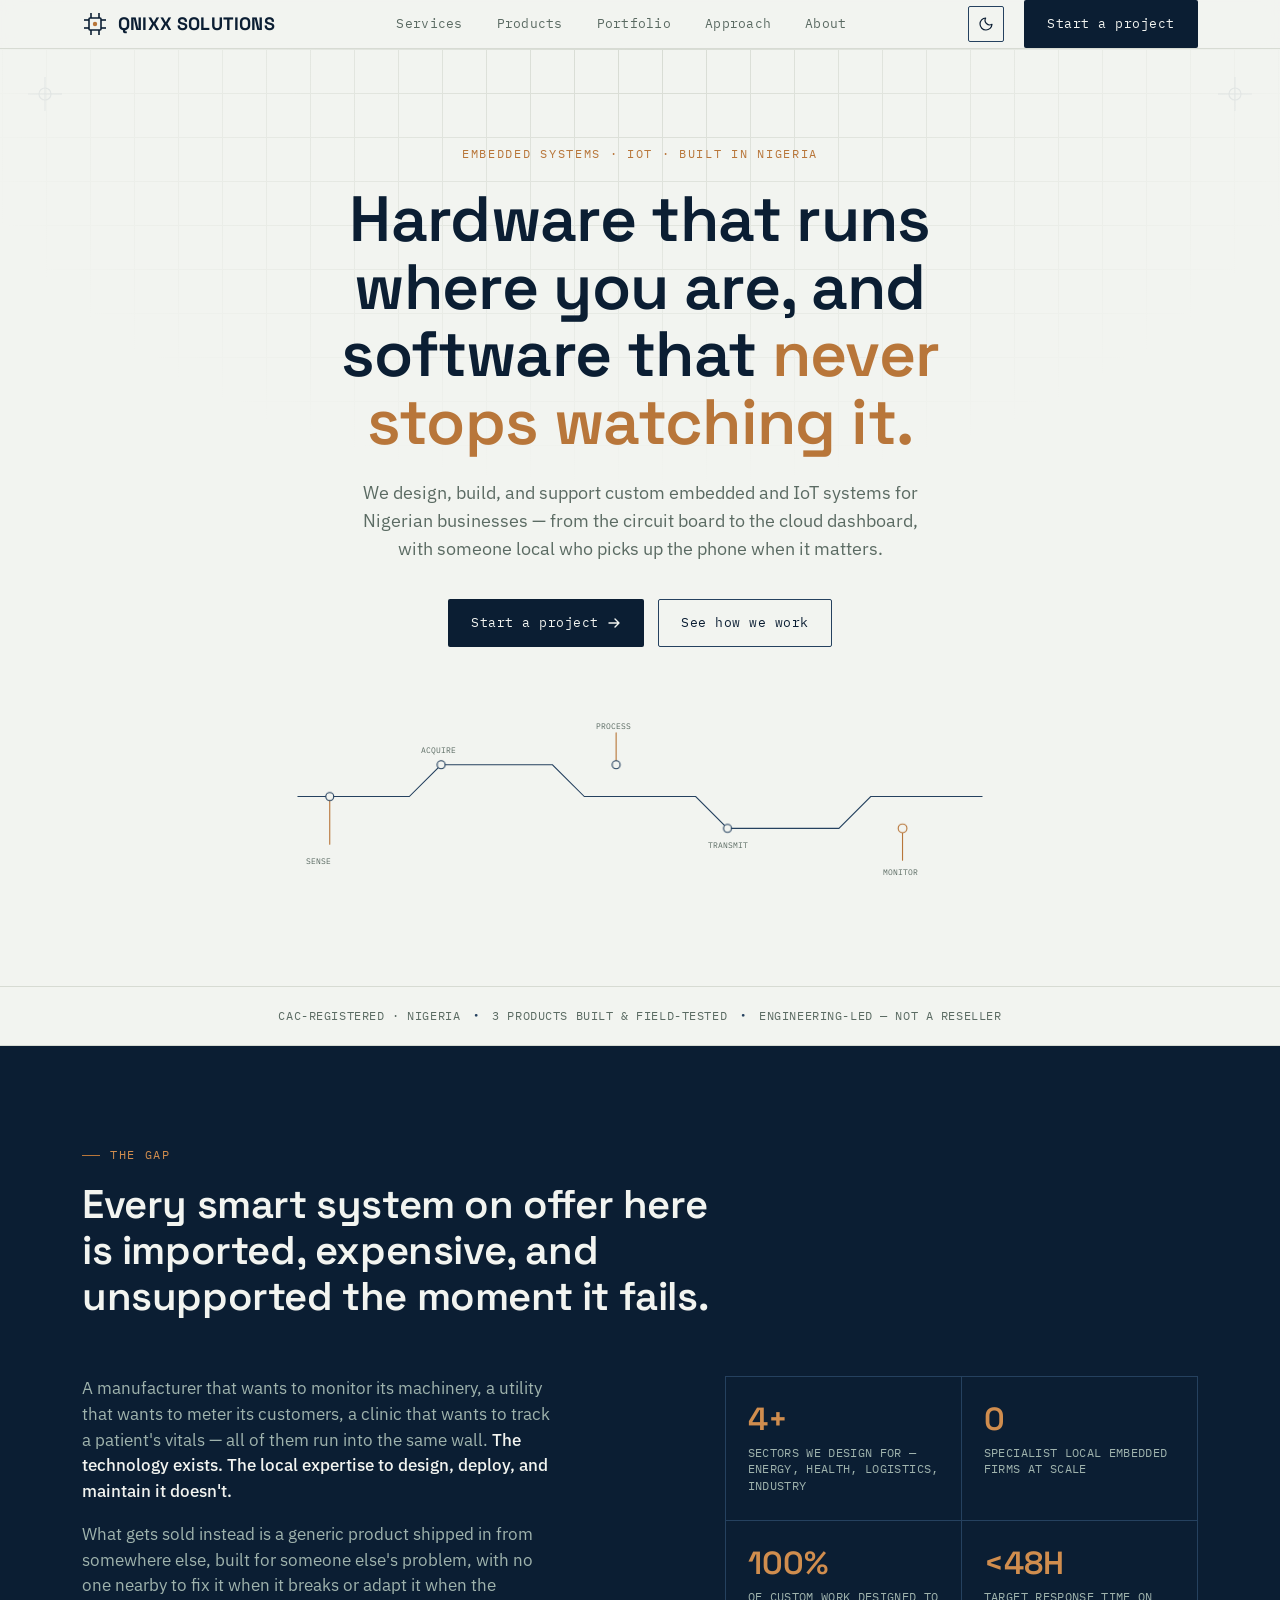
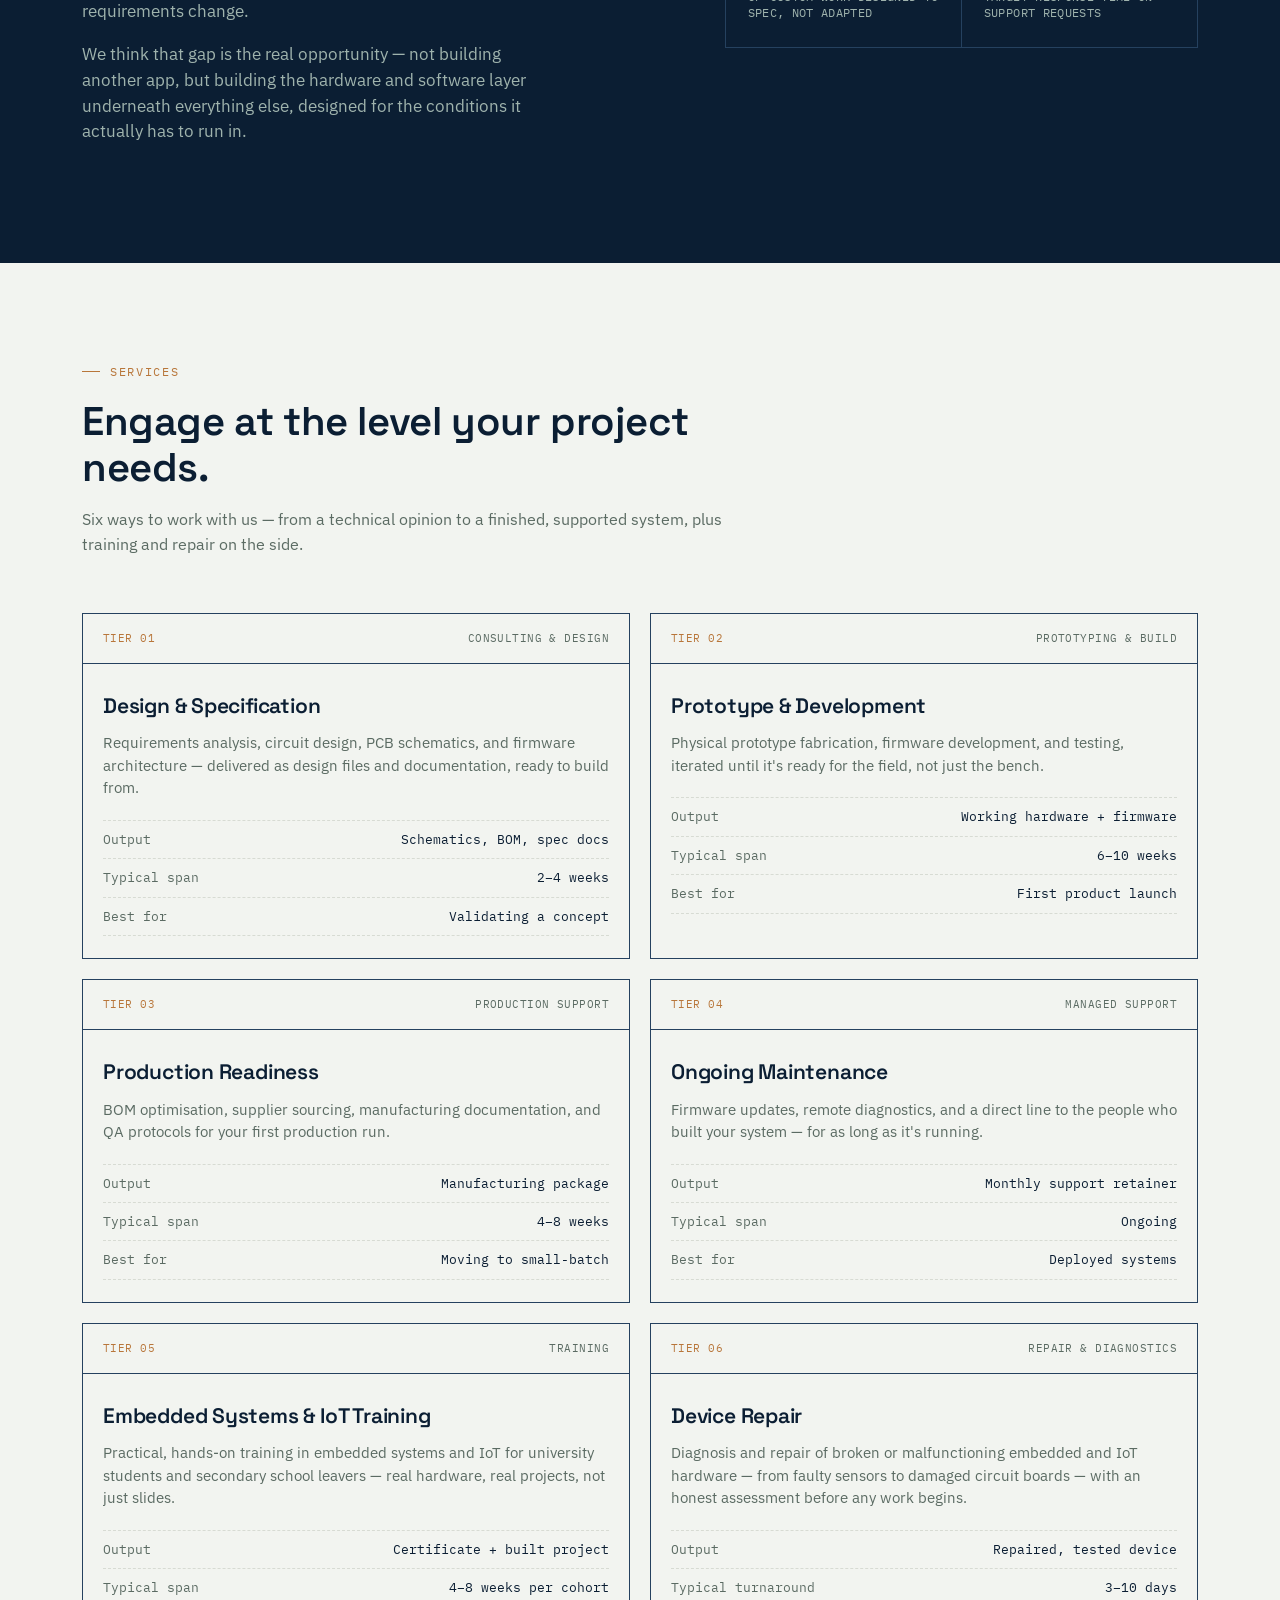
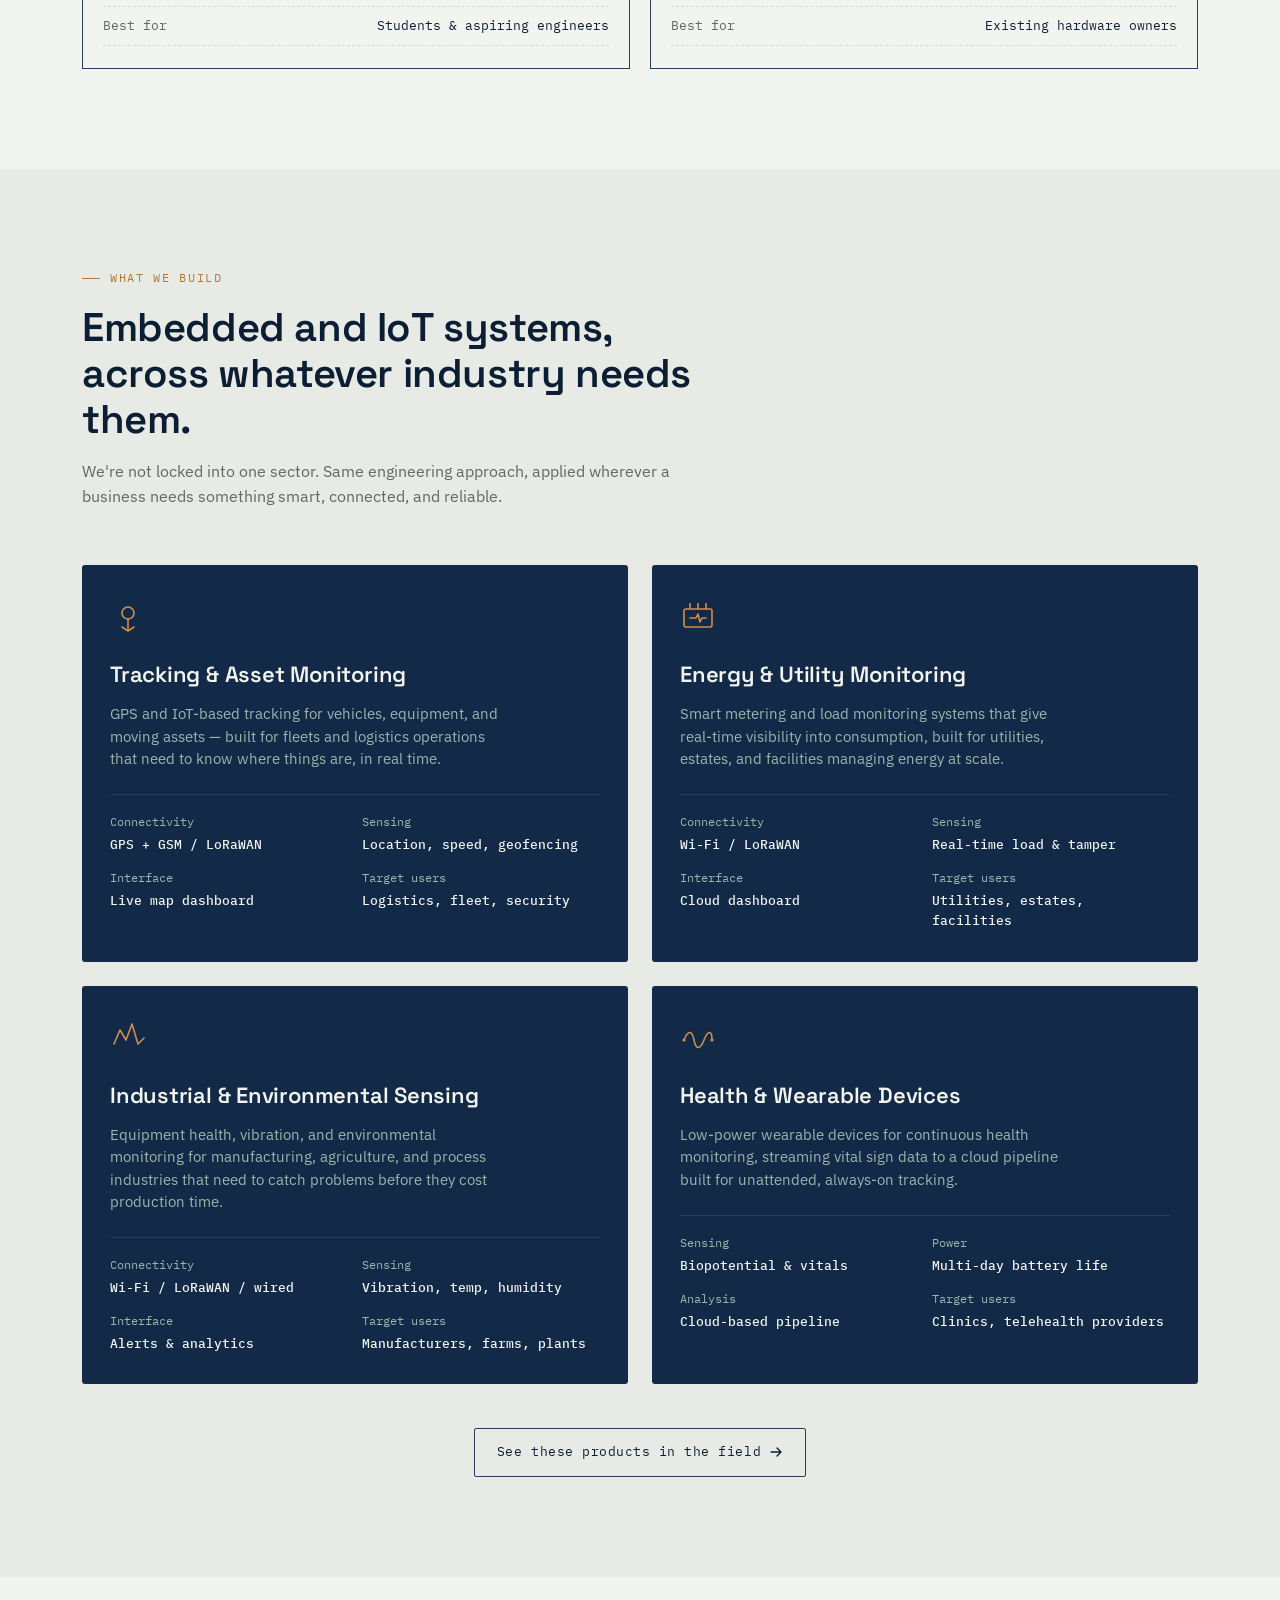
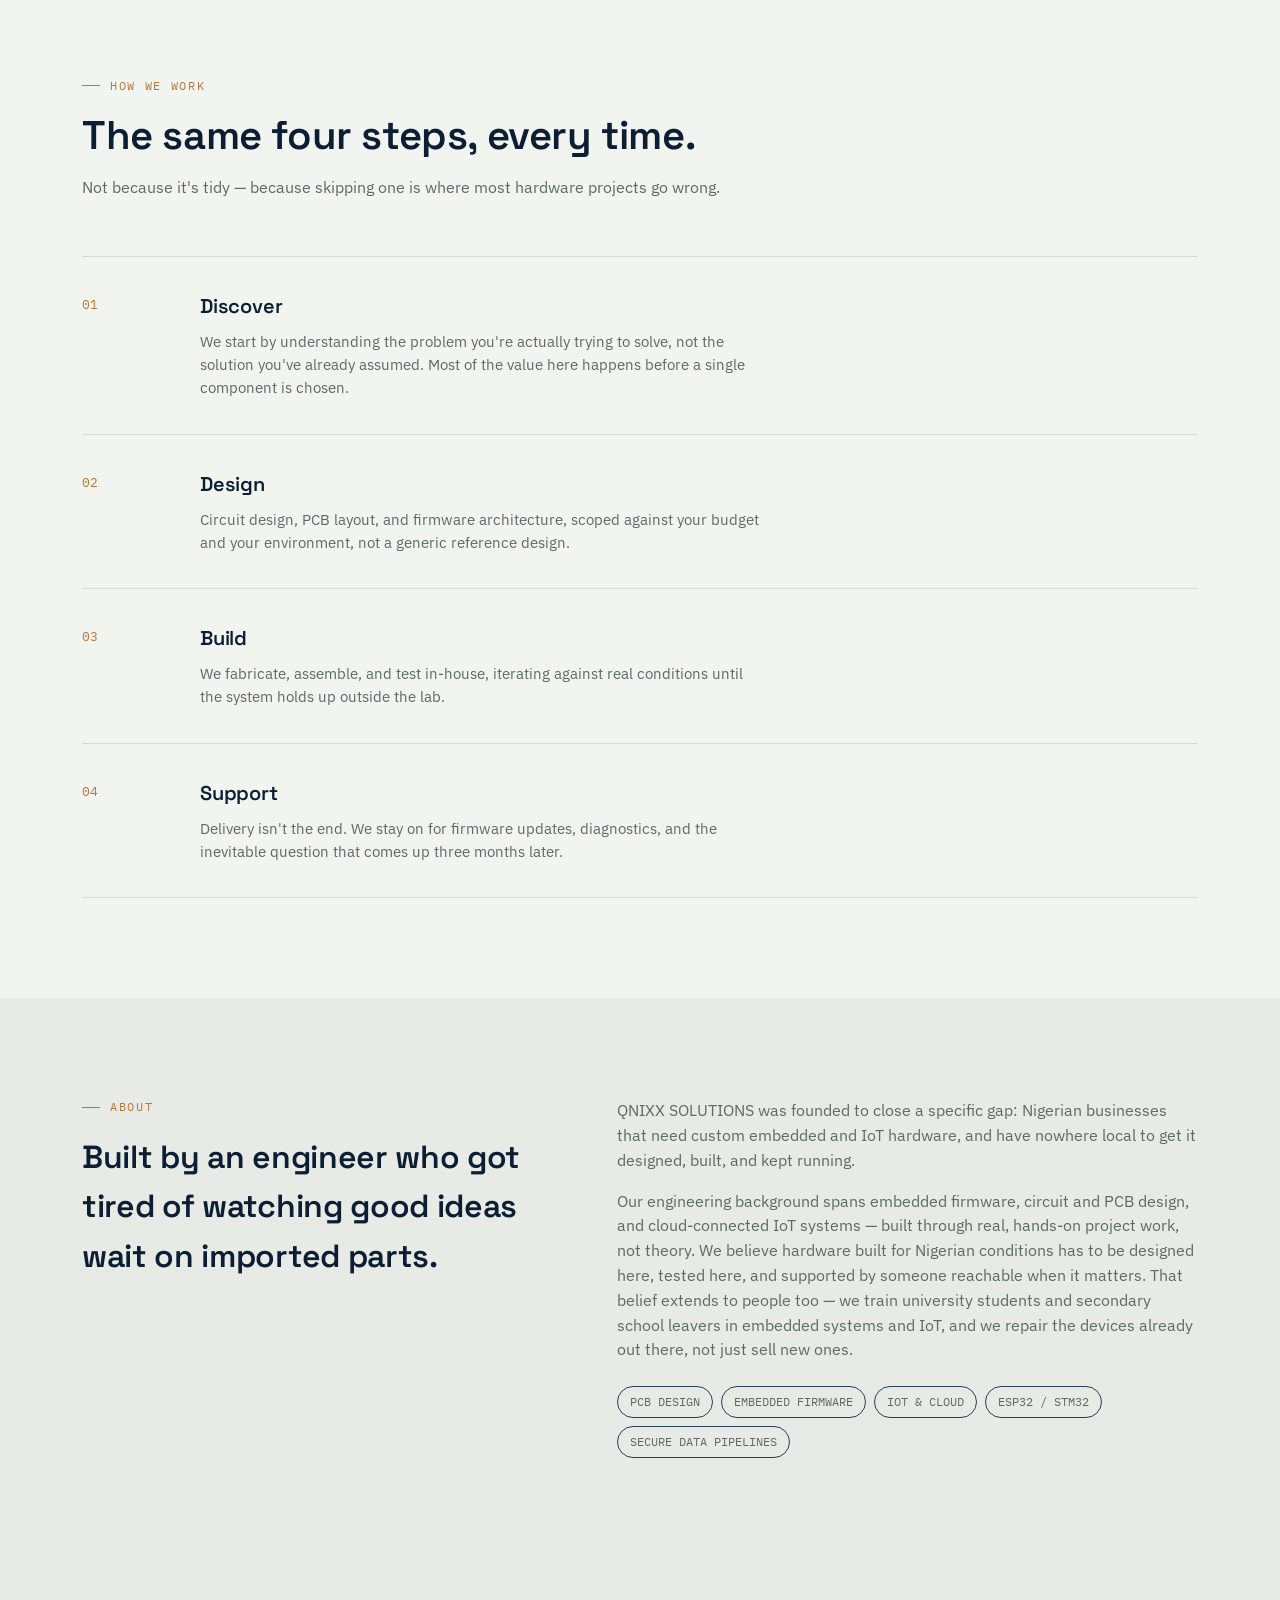
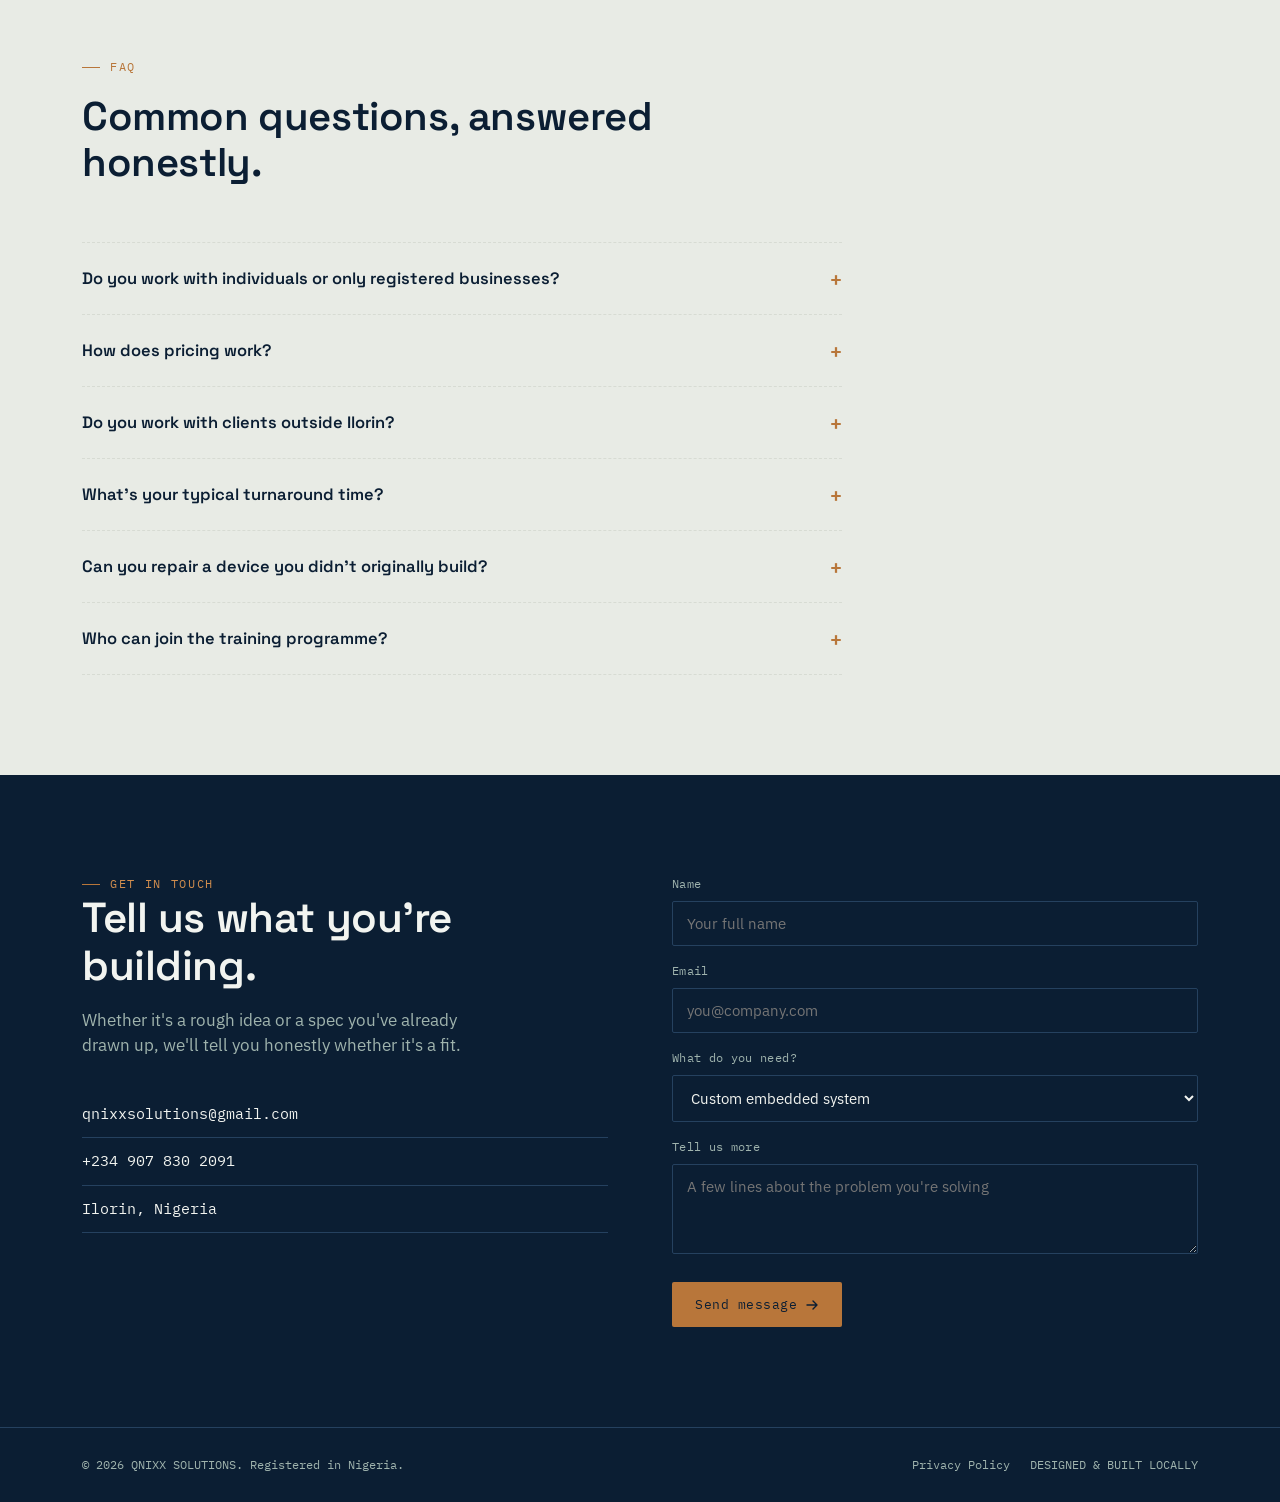
<file: index.html>
<!DOCTYPE html>
<html lang="en">
<head>
<script>(function(){var t=localStorage.getItem('volta-theme')||(matchMedia('(prefers-color-scheme: dark)').matches?'dark':'light');document.documentElement.setAttribute('data-theme',t);})();</script>
<meta charset="UTF-8">
<meta name="viewport" content="width=device-width, initial-scale=1.0">
<title>QNIXX SOLUTIONS — Embedded Hardware & IoT, Engineered in Nigeria</title>
<meta name="description" content="We design, build, and support custom embedded hardware and IoT systems for Nigerian businesses — from GPS tracking to smart metering to wearable health devices, plus training and repair services.">
<meta property="og:type" content="website">
<meta property="og:site_name" content="QNIXX SOLUTIONS">
<meta property="og:title" content="QNIXX SOLUTIONS — Embedded Hardware & IoT, Engineered in Nigeria">
<meta property="og:description" content="Custom embedded hardware, IoT systems, training, and repair — designed, built, and supported locally in Nigeria.">
<meta property="og:image" content="images/og-cover.jpg">
<meta property="og:url" content="https://voltasystems.ng/">
<meta name="twitter:card" content="summary_large_image">
<link rel="icon" href="data:image/svg+xml,%3Csvg xmlns='http://www.w3.org/2000/svg' viewBox='0 0 26 26'%3E%3Crect x='7' y='7' width='12' height='12' rx='1' fill='none' stroke='%230B1E33' stroke-width='1.8'/%3E%3Cline x1='9' y1='2' x2='9' y2='7' stroke='%230B1E33' stroke-width='1.8'/%3E%3Cline x1='17' y1='2' x2='17' y2='7' stroke='%230B1E33' stroke-width='1.8'/%3E%3Cline x1='9' y1='19' x2='9' y2='24' stroke='%230B1E33' stroke-width='1.8'/%3E%3Cline x1='17' y1='19' x2='17' y2='24' stroke='%230B1E33' stroke-width='1.8'/%3E%3Ccircle cx='13' cy='13' r='2.4' fill='%23B8763A'/%3E%3C/svg%3E">
<link rel="preconnect" href="https://fonts.googleapis.com">
<link rel="preconnect" href="https://fonts.gstatic.com" crossorigin>
<link href="https://fonts.googleapis.com/css2?family=Space+Grotesk:wght@400;500;600;700&family=IBM+Plex+Sans:wght@400;500;600&family=IBM+Plex+Mono:wght@400;500&display=swap" rel="stylesheet">
<link rel="stylesheet" href="styles.css">
</head>
<body>

<!-- ============ NAV ============ -->
<header>
  <nav class="wrap">
    <a href="index.html" class="logo">
      <svg class="logo-mark" viewBox="0 0 26 26" fill="none">
        <rect x="7" y="7" width="12" height="12" rx="1" stroke="var(--ink)" stroke-width="1.6"/>
        <line x1="9" y1="2" x2="9" y2="7" stroke="var(--ink)" stroke-width="1.6"/>
        <line x1="17" y1="2" x2="17" y2="7" stroke="var(--ink)" stroke-width="1.6"/>
        <line x1="9" y1="19" x2="9" y2="24" stroke="var(--ink)" stroke-width="1.6"/>
        <line x1="17" y1="19" x2="17" y2="24" stroke="var(--ink)" stroke-width="1.6"/>
        <line x1="2" y1="9" x2="7" y2="9" stroke="var(--ink)" stroke-width="1.6"/>
        <line x1="2" y1="17" x2="7" y2="17" stroke="var(--ink)" stroke-width="1.6"/>
        <line x1="19" y1="9" x2="24" y2="9" stroke="var(--ink)" stroke-width="1.6"/>
        <line x1="19" y1="17" x2="24" y2="17" stroke="var(--ink)" stroke-width="1.6"/>
        <circle cx="13" cy="13" r="2.2" fill="var(--copper)"/>
      </svg>
      QNIXX SOLUTIONS
    </a>
    <div class="nav-links">
      <a href="#services">Services</a>
      <a href="#products">Products</a>
      <a href="portfolio.html">Portfolio</a>
      <a href="#approach">Approach</a>
      <a href="#about">About</a>
    </div>
    <div class="nav-cta">
      <button class="theme-toggle" aria-label="Toggle dark mode">
        <svg class="icon-moon" viewBox="0 0 24 24" fill="none" stroke-width="1.8" stroke-linecap="round" stroke-linejoin="round"><path d="M21 12.5A9 9 0 1 1 11.5 3a7 7 0 0 0 9.5 9.5z"/></svg>
        <svg class="icon-sun" viewBox="0 0 24 24" fill="none" stroke-width="1.8" stroke-linecap="round" stroke-linejoin="round"><circle cx="12" cy="12" r="4"/><path d="M12 2v2M12 20v2M4.9 4.9l1.4 1.4M17.7 17.7l1.4 1.4M2 12h2M20 12h2M4.9 19.1l1.4-1.4M17.7 6.3l1.4-1.4"/></svg>
      </button>
      <a href="#contact" class="btn btn-primary">Start a project</a>
    </div>
  </nav>
</header>

<!-- ============ HERO ============ -->
<section class="hero">
  <svg class="fiducial tl" viewBox="0 0 34 34"><circle cx="17" cy="17" r="6" fill="none" stroke="var(--line-dark)" stroke-width="1.2"/><line x1="17" y1="0" x2="17" y2="34" stroke="var(--line-dark)" stroke-width="1"/><line x1="0" y1="17" x2="34" y2="17" stroke="var(--line-dark)" stroke-width="1"/></svg>
  <svg class="fiducial tr" viewBox="0 0 34 34"><circle cx="17" cy="17" r="6" fill="none" stroke="var(--line-dark)" stroke-width="1.2"/><line x1="17" y1="0" x2="17" y2="34" stroke="var(--line-dark)" stroke-width="1"/><line x1="0" y1="17" x2="34" y2="17" stroke="var(--line-dark)" stroke-width="1"/></svg>
  <svg class="fiducial bl" viewBox="0 0 34 34"><circle cx="17" cy="17" r="6" fill="none" stroke="var(--line-dark)" stroke-width="1.2"/><line x1="17" y1="0" x2="17" y2="34" stroke="var(--line-dark)" stroke-width="1"/><line x1="0" y1="17" x2="34" y2="17" stroke="var(--line-dark)" stroke-width="1"/></svg>
  <svg class="fiducial br" viewBox="0 0 34 34"><circle cx="17" cy="17" r="6" fill="none" stroke="var(--line-dark)" stroke-width="1.2"/><line x1="17" y1="0" x2="17" y2="34" stroke="var(--line-dark)" stroke-width="1"/><line x1="0" y1="17" x2="34" y2="17" stroke="var(--line-dark)" stroke-width="1"/></svg>

  <div class="wrap hero-inner">
    <div class="eyebrow">EMBEDDED SYSTEMS · IOT · BUILT IN NIGERIA</div>
    <h1>Hardware that runs where you are, and software that <em>never stops watching it.</em></h1>
    <p class="lede">We design, build, and support custom embedded and IoT systems for Nigerian businesses — from the circuit board to the cloud dashboard, with someone local who picks up the phone when it matters.</p>
    <div class="hero-ctas">
      <a href="#contact" class="btn btn-primary">Start a project
        <svg viewBox="0 0 14 14" fill="none"><path d="M2 7h10M8 3l4 4-4 4" stroke="currentColor" stroke-width="1.4" stroke-linecap="round" stroke-linejoin="round"/></svg>
      </a>
      <a href="#approach" class="btn btn-ghost">See how we work</a>
    </div>

    <div class="trace-wrap">
      <svg class="trace-svg" viewBox="0 0 900 200" fill="none">
        <path class="trace-path" d="M20 100 L160 100 L200 60 L340 60 L380 100 L520 100 L560 140 L700 140 L740 100 L880 100" />
        <path class="trace-path accent" d="M60 160 L60 100" />
        <path class="trace-path accent" d="M420 20 L420 60" />
        <path class="trace-path accent" d="M780 180 L780 140" />
        <circle class="via" cx="60" cy="100" r="5" style="animation-delay:1.4s"/>
        <circle class="via" cx="200" cy="60" r="5" style="animation-delay:1.6s"/>
        <circle class="via" cx="420" cy="60" r="5" style="animation-delay:1.8s"/>
        <circle class="via" cx="560" cy="140" r="5" style="animation-delay:2s"/>
        <circle class="via accent" cx="780" cy="140" r="5.5" style="animation-delay:2.2s"/>
        <text class="via-label" x="30" y="185" style="animation-delay:1.6s">SENSE</text>
        <text class="via-label" x="175" y="45" style="animation-delay:1.8s">ACQUIRE</text>
        <text class="via-label" x="395" y="15" style="animation-delay:2s">PROCESS</text>
        <text class="via-label" x="535" y="165" style="animation-delay:2.2s">TRANSMIT</text>
        <text class="via-label" x="755" y="198" style="animation-delay:2.4s">MONITOR</text>
      </svg>
    </div>
  </div>
</section>

<!-- ============ TRUST STRIP ============ -->
<section class="trust-strip">
  <div class="wrap">
    <span class="trust-item">CAC-REGISTERED · NIGERIA</span>
    <span class="trust-divider">•</span>
    <span class="trust-item">3 PRODUCTS BUILT &amp; FIELD-TESTED</span>
    <span class="trust-divider">•</span>
    <span class="trust-item">ENGINEERING-LED — NOT A RESELLER</span>
  </div>
</section>

<!-- ============ PROBLEM ============ -->
<section class="problem">
  <div class="wrap">
    <div class="section-head reveal">
      <div class="eyebrow">THE GAP</div>
      <h2>Every smart system on offer here is imported, expensive, and unsupported the moment it fails.</h2>
    </div>
    <div class="problem-body">
      <div class="problem-copy reveal">
        <p>A manufacturer that wants to monitor its machinery, a utility that wants to meter its customers, a clinic that wants to track a patient's vitals — all of them run into the same wall. <strong>The technology exists. The local expertise to design, deploy, and maintain it doesn't.</strong></p>
        <p>What gets sold instead is a generic product shipped in from somewhere else, built for someone else's problem, with no one nearby to fix it when it breaks or adapt it when the requirements change.</p>
        <p>We think that gap is the real opportunity — not building another app, but building the hardware and software layer underneath everything else, designed for the conditions it actually has to run in.</p>
      </div>
      <div class="spec-grid reveal">
        <div class="spec-cell">
          <div class="spec-value">4+</div>
          <div class="spec-label">SECTORS WE DESIGN FOR — ENERGY, HEALTH, LOGISTICS, INDUSTRY</div>
        </div>
        <div class="spec-cell">
          <div class="spec-value">0</div>
          <div class="spec-label">SPECIALIST LOCAL EMBEDDED FIRMS AT SCALE</div>
        </div>
        <div class="spec-cell">
          <div class="spec-value">100%</div>
          <div class="spec-label">OF CUSTOM WORK DESIGNED TO SPEC, NOT ADAPTED</div>
        </div>
        <div class="spec-cell">
          <div class="spec-value">&lt;48H</div>
          <div class="spec-label">TARGET RESPONSE TIME ON SUPPORT REQUESTS</div>
        </div>
      </div>
    </div>
  </div>
</section>

<!-- ============ SERVICES ============ -->
<section id="services">
  <div class="wrap">
    <div class="section-head reveal">
      <div class="eyebrow">SERVICES</div>
      <h2>Engage at the level your project needs.</h2>
      <p>Six ways to work with us — from a technical opinion to a finished, supported system, plus training and repair on the side.</p>
    </div>
    <div class="datasheet-grid">
      <div class="datasheet reveal">
        <div class="datasheet-top"><span class="part-no">TIER 01</span><span>CONSULTING & DESIGN</span></div>
        <div class="datasheet-body">
          <h3>Design & Specification</h3>
          <p>Requirements analysis, circuit design, PCB schematics, and firmware architecture — delivered as design files and documentation, ready to build from.</p>
          <div class="datasheet-params">
            <div class="param-row"><span>Output</span><span>Schematics, BOM, spec docs</span></div>
            <div class="param-row"><span>Typical span</span><span>2–4 weeks</span></div>
            <div class="param-row"><span>Best for</span><span>Validating a concept</span></div>
          </div>
        </div>
      </div>
      <div class="datasheet reveal">
        <div class="datasheet-top"><span class="part-no">TIER 02</span><span>PROTOTYPING & BUILD</span></div>
        <div class="datasheet-body">
          <h3>Prototype & Development</h3>
          <p>Physical prototype fabrication, firmware development, and testing, iterated until it's ready for the field, not just the bench.</p>
          <div class="datasheet-params">
            <div class="param-row"><span>Output</span><span>Working hardware + firmware</span></div>
            <div class="param-row"><span>Typical span</span><span>6–10 weeks</span></div>
            <div class="param-row"><span>Best for</span><span>First product launch</span></div>
          </div>
        </div>
      </div>
      <div class="datasheet reveal">
        <div class="datasheet-top"><span class="part-no">TIER 03</span><span>PRODUCTION SUPPORT</span></div>
        <div class="datasheet-body">
          <h3>Production Readiness</h3>
          <p>BOM optimisation, supplier sourcing, manufacturing documentation, and QA protocols for your first production run.</p>
          <div class="datasheet-params">
            <div class="param-row"><span>Output</span><span>Manufacturing package</span></div>
            <div class="param-row"><span>Typical span</span><span>4–8 weeks</span></div>
            <div class="param-row"><span>Best for</span><span>Moving to small-batch</span></div>
          </div>
        </div>
      </div>
      <div class="datasheet reveal">
        <div class="datasheet-top"><span class="part-no">TIER 04</span><span>MANAGED SUPPORT</span></div>
        <div class="datasheet-body">
          <h3>Ongoing Maintenance</h3>
          <p>Firmware updates, remote diagnostics, and a direct line to the people who built your system — for as long as it's running.</p>
          <div class="datasheet-params">
            <div class="param-row"><span>Output</span><span>Monthly support retainer</span></div>
            <div class="param-row"><span>Typical span</span><span>Ongoing</span></div>
            <div class="param-row"><span>Best for</span><span>Deployed systems</span></div>
          </div>
        </div>
      </div>
      <div class="datasheet reveal">
        <div class="datasheet-top"><span class="part-no">TIER 05</span><span>TRAINING</span></div>
        <div class="datasheet-body">
          <h3>Embedded Systems & IoT Training</h3>
          <p>Practical, hands-on training in embedded systems and IoT for university students and secondary school leavers — real hardware, real projects, not just slides.</p>
          <div class="datasheet-params">
            <div class="param-row"><span>Output</span><span>Certificate + built project</span></div>
            <div class="param-row"><span>Typical span</span><span>4–8 weeks per cohort</span></div>
            <div class="param-row"><span>Best for</span><span>Students & aspiring engineers</span></div>
          </div>
        </div>
      </div>
      <div class="datasheet reveal">
        <div class="datasheet-top"><span class="part-no">TIER 06</span><span>REPAIR & DIAGNOSTICS</span></div>
        <div class="datasheet-body">
          <h3>Device Repair</h3>
          <p>Diagnosis and repair of broken or malfunctioning embedded and IoT hardware — from faulty sensors to damaged circuit boards — with an honest assessment before any work begins.</p>
          <div class="datasheet-params">
            <div class="param-row"><span>Output</span><span>Repaired, tested device</span></div>
            <div class="param-row"><span>Typical turnaround</span><span>3–10 days</span></div>
            <div class="param-row"><span>Best for</span><span>Existing hardware owners</span></div>
          </div>
        </div>
      </div>
    </div>
  </div>
</section>

<!-- ============ PRODUCTS ============ -->
<section id="products" style="background:var(--paper-dim);">
  <div class="wrap">
    <div class="section-head reveal">
      <div class="eyebrow">WHAT WE BUILD</div>
      <h2>Embedded and IoT systems, across whatever industry needs them.</h2>
      <p>We're not locked into one sector. Same engineering approach, applied wherever a business needs something smart, connected, and reliable.</p>
    </div>
    <div class="products-grid">
      <div class="product-card reveal">
        <div class="product-card-inner">
          <svg class="product-icon" viewBox="0 0 36 36" fill="none"><circle cx="18" cy="14" r="6" stroke="var(--copper-bright)" stroke-width="1.6"/><path d="M18 20v12M12 28l6 4 6-4" stroke="var(--copper-bright)" stroke-width="1.6" stroke-linecap="round" stroke-linejoin="round"/></svg>
          <h3>Tracking & Asset Monitoring</h3>
          <p>GPS and IoT-based tracking for vehicles, equipment, and moving assets — built for fleets and logistics operations that need to know where things are, in real time.</p>
          <div class="product-specs">
            <div><span>Connectivity</span><strong>GPS + GSM / LoRaWAN</strong></div>
            <div><span>Sensing</span><strong>Location, speed, geofencing</strong></div>
            <div><span>Interface</span><strong>Live map dashboard</strong></div>
            <div><span>Target users</span><strong>Logistics, fleet, security</strong></div>
          </div>
        </div>
      </div>
      <div class="product-card reveal">
        <div class="product-card-inner">
          <svg class="product-icon" viewBox="0 0 36 36" fill="none"><rect x="4" y="10" width="28" height="18" rx="2" stroke="var(--copper-bright)" stroke-width="1.6"/><line x1="10" y1="4" x2="10" y2="10" stroke="var(--copper-bright)" stroke-width="1.6"/><line x1="18" y1="4" x2="18" y2="10" stroke="var(--copper-bright)" stroke-width="1.6"/><line x1="26" y1="4" x2="26" y2="10" stroke="var(--copper-bright)" stroke-width="1.6"/><path d="M10 19h6l2-4 2 8 2-4h4" stroke="var(--copper-bright)" stroke-width="1.6" stroke-linecap="round" stroke-linejoin="round"/></svg>
          <h3>Energy & Utility Monitoring</h3>
          <p>Smart metering and load monitoring systems that give real-time visibility into consumption, built for utilities, estates, and facilities managing energy at scale.</p>
          <div class="product-specs">
            <div><span>Connectivity</span><strong>Wi-Fi / LoRaWAN</strong></div>
            <div><span>Sensing</span><strong>Real-time load & tamper</strong></div>
            <div><span>Interface</span><strong>Cloud dashboard</strong></div>
            <div><span>Target users</span><strong>Utilities, estates, facilities</strong></div>
          </div>
        </div>
      </div>
      <div class="product-card reveal">
        <div class="product-card-inner">
          <svg class="product-icon" viewBox="0 0 36 36" fill="none"><path d="M4 24l6-14 6 10 6-16 6 20 6-6" stroke="var(--copper-bright)" stroke-width="1.6" stroke-linecap="round" stroke-linejoin="round"/></svg>
          <h3>Industrial & Environmental Sensing</h3>
          <p>Equipment health, vibration, and environmental monitoring for manufacturing, agriculture, and process industries that need to catch problems before they cost production time.</p>
          <div class="product-specs">
            <div><span>Connectivity</span><strong>Wi-Fi / LoRaWAN / wired</strong></div>
            <div><span>Sensing</span><strong>Vibration, temp, humidity</strong></div>
            <div><span>Interface</span><strong>Alerts & analytics</strong></div>
            <div><span>Target users</span><strong>Manufacturers, farms, plants</strong></div>
          </div>
        </div>
      </div>
      <div class="product-card reveal">
        <div class="product-card-inner">
          <svg class="product-icon" viewBox="0 0 36 36" fill="none"><path d="M4 20c4-10 8-10 10 0s6 10 10 0 8-10 8 0" stroke="var(--copper-bright)" stroke-width="1.6" stroke-linecap="round" stroke-linejoin="round"/><circle cx="4" cy="20" r="1.6" fill="var(--copper-bright)"/><circle cx="32" cy="20" r="1.6" fill="var(--copper-bright)"/></svg>
          <h3>Health & Wearable Devices</h3>
          <p>Low-power wearable devices for continuous health monitoring, streaming vital sign data to a cloud pipeline built for unattended, always-on tracking.</p>
          <div class="product-specs">
            <div><span>Sensing</span><strong>Biopotential & vitals</strong></div>
            <div><span>Power</span><strong>Multi-day battery life</strong></div>
            <div><span>Analysis</span><strong>Cloud-based pipeline</strong></div>
            <div><span>Target users</span><strong>Clinics, telehealth providers</strong></div>
          </div>
        </div>
      </div>
    </div>
    <div style="text-align:center; margin-top:44px;">
      <a href="portfolio.html" class="btn btn-ghost">See these products in the field
        <svg viewBox="0 0 14 14" fill="none"><path d="M2 7h10M8 3l4 4-4 4" stroke="currentColor" stroke-width="1.4" stroke-linecap="round" stroke-linejoin="round"/></svg>
      </a>
    </div>
  </div>
</section>

<!-- ============ APPROACH ============ -->
<section id="approach">
  <div class="wrap">
    <div class="section-head reveal">
      <div class="eyebrow">HOW WE WORK</div>
      <h2>The same four steps, every time.</h2>
      <p>Not because it's tidy — because skipping one is where most hardware projects go wrong.</p>
    </div>
    <div class="approach-list">
      <div class="approach-item reveal">
        <div class="approach-num">01</div>
        <div class="approach-content">
          <h3>Discover</h3>
          <p>We start by understanding the problem you're actually trying to solve, not the solution you've already assumed. Most of the value here happens before a single component is chosen.</p>
        </div>
      </div>
      <div class="approach-item reveal">
        <div class="approach-num">02</div>
        <div class="approach-content">
          <h3>Design</h3>
          <p>Circuit design, PCB layout, and firmware architecture, scoped against your budget and your environment, not a generic reference design.</p>
        </div>
      </div>
      <div class="approach-item reveal">
        <div class="approach-num">03</div>
        <div class="approach-content">
          <h3>Build</h3>
          <p>We fabricate, assemble, and test in-house, iterating against real conditions until the system holds up outside the lab.</p>
        </div>
      </div>
      <div class="approach-item reveal">
        <div class="approach-num">04</div>
        <div class="approach-content">
          <h3>Support</h3>
          <p>Delivery isn't the end. We stay on for firmware updates, diagnostics, and the inevitable question that comes up three months later.</p>
        </div>
      </div>
    </div>
  </div>
</section>

<!-- ============ ABOUT ============ -->
<section id="about" class="about">
  <div class="wrap about-inner">
    <div class="reveal">
      <div class="eyebrow">ABOUT</div>
      <h2 style="font-size:32px; margin-top:16px; margin-bottom:0;">Built by an engineer who got tired of watching good ideas wait on imported parts.</h2>
    </div>
    <div class="reveal">
      <p>QNIXX SOLUTIONS was founded to close a specific gap: Nigerian businesses that need custom embedded and IoT hardware, and have nowhere local to get it designed, built, and kept running.</p>
      <p>Our engineering background spans embedded firmware, circuit and PCB design, and cloud-connected IoT systems — built through real, hands-on project work, not theory. We believe hardware built for Nigerian conditions has to be designed here, tested here, and supported by someone reachable when it matters. That belief extends to people too — we train university students and secondary school leavers in embedded systems and IoT, and we repair the devices already out there, not just sell new ones.</p>
      <div class="about-tags">
        <span class="tag">PCB DESIGN</span>
        <span class="tag">EMBEDDED FIRMWARE</span>
        <span class="tag">IOT & CLOUD</span>
        <span class="tag">ESP32 / STM32</span>
        <span class="tag">SECURE DATA PIPELINES</span>
      </div>
    </div>
  </div>
</section>

<!-- ============ FAQ ============ -->
<section id="faq" style="background:var(--paper-dim);">
  <div class="wrap">
    <div class="section-head reveal">
      <div class="eyebrow">FAQ</div>
      <h2>Common questions, answered honestly.</h2>
    </div>
    <div class="faq-list reveal">
      <details class="faq-item">
        <summary>Do you work with individuals or only registered businesses?</summary>
        <p class="faq-answer">Both. Most of our engagements are with businesses and institutions, but we also take on individual projects where it's a good technical fit.</p>
      </details>
      <details class="faq-item">
        <summary>How does pricing work?</summary>
        <p class="faq-answer">Project-based work is quoted per scope after an initial consultation, typically ₦150,000 to ₦3,000,000 depending on complexity. We require a 40–50% deposit before starting, with the balance tied to milestones.</p>
      </details>
      <details class="faq-item">
        <summary>Do you work with clients outside Ilorin?</summary>
        <p class="faq-answer">Yes. Most engineering and design work happens remotely regardless of location; on-site installation and support is arranged case by case depending on the project.</p>
      </details>
      <details class="faq-item">
        <summary>What's your typical turnaround time?</summary>
        <p class="faq-answer">It depends on the tier — a design consultation can take 2–4 weeks, a full prototype build 6–10 weeks. We give you a specific timeline before any work begins, not after.</p>
      </details>
      <details class="faq-item">
        <summary>Can you repair a device you didn't originally build?</summary>
        <p class="faq-answer">In most cases, yes. We charge a diagnostic fee upfront regardless of outcome, since some devices are beyond an economical repair — we'll tell you honestly before committing to a fix.</p>
      </details>
      <details class="faq-item">
        <summary>Who can join the training programme?</summary>
        <p class="faq-answer">University students and secondary school leavers with an interest in electronics or software — no prior embedded systems experience is required for the introductory cohort.</p>
      </details>
    </div>
  </div>
</section>

<!-- ============ CONTACT ============ -->
<section id="contact" class="contact">
  <div class="wrap contact-inner">
    <div class="reveal">
      <div class="eyebrow">GET IN TOUCH</div>
      <h2>Tell us what you're building.</h2>
      <p class="lede">Whether it's a rough idea or a spec you've already drawn up, we'll tell you honestly whether it's a fit.</p>
      <div class="contact-list">
        <a href="mailto:qnixxsolutions@gmail.com">qnixxsolutions@gmail.com</a>
        <a href="tel:+2349078302091">+234 907 830 2091</a>
        <a href="#">Ilorin, Nigeria</a>
      </div>
    </div>
    <form class="contact-form reveal">
      <div class="field">
        <label for="name">Name</label>
        <input id="name" type="text" placeholder="Your full name" required>
      </div>
      <div class="field">
        <label for="email">Email</label>
        <input id="email" type="email" placeholder="you@company.com" required>
      </div>
      <div class="field">
        <label for="topic">What do you need?</label>
        <select id="topic">
          <option>Custom embedded system</option>
          <option>IoT product development</option>
          <option>Smart energy metering</option>
          <option>Wearable health monitoring</option>
          <option>Embedded systems / IoT training</option>
          <option>Device repair</option>
          <option>Something else</option>
        </select>
      </div>
      <div class="field">
        <label for="message">Tell us more</label>
        <textarea id="message" placeholder="A few lines about the problem you're solving"></textarea>
      </div>
      <button type="submit" class="btn btn-primary">Send message
        <svg viewBox="0 0 14 14" fill="none"><path d="M2 7h10M8 3l4 4-4 4" stroke="currentColor" stroke-width="1.4" stroke-linecap="round" stroke-linejoin="round"/></svg>
      </button>
    </form>
  </div>
</section>

<!-- ============ FOOTER ============ -->
<footer>
  <div class="wrap footer-inner">
    <span>© 2026 QNIXX SOLUTIONS. Registered in Nigeria.</span>
    <div class="footer-links">
      <a href="privacy.html">Privacy Policy</a>
      <span>DESIGNED &amp; BUILT LOCALLY</span>
    </div>
  </div>
</footer>

<script src="script.js"></script>

</body>
</html>
</file>
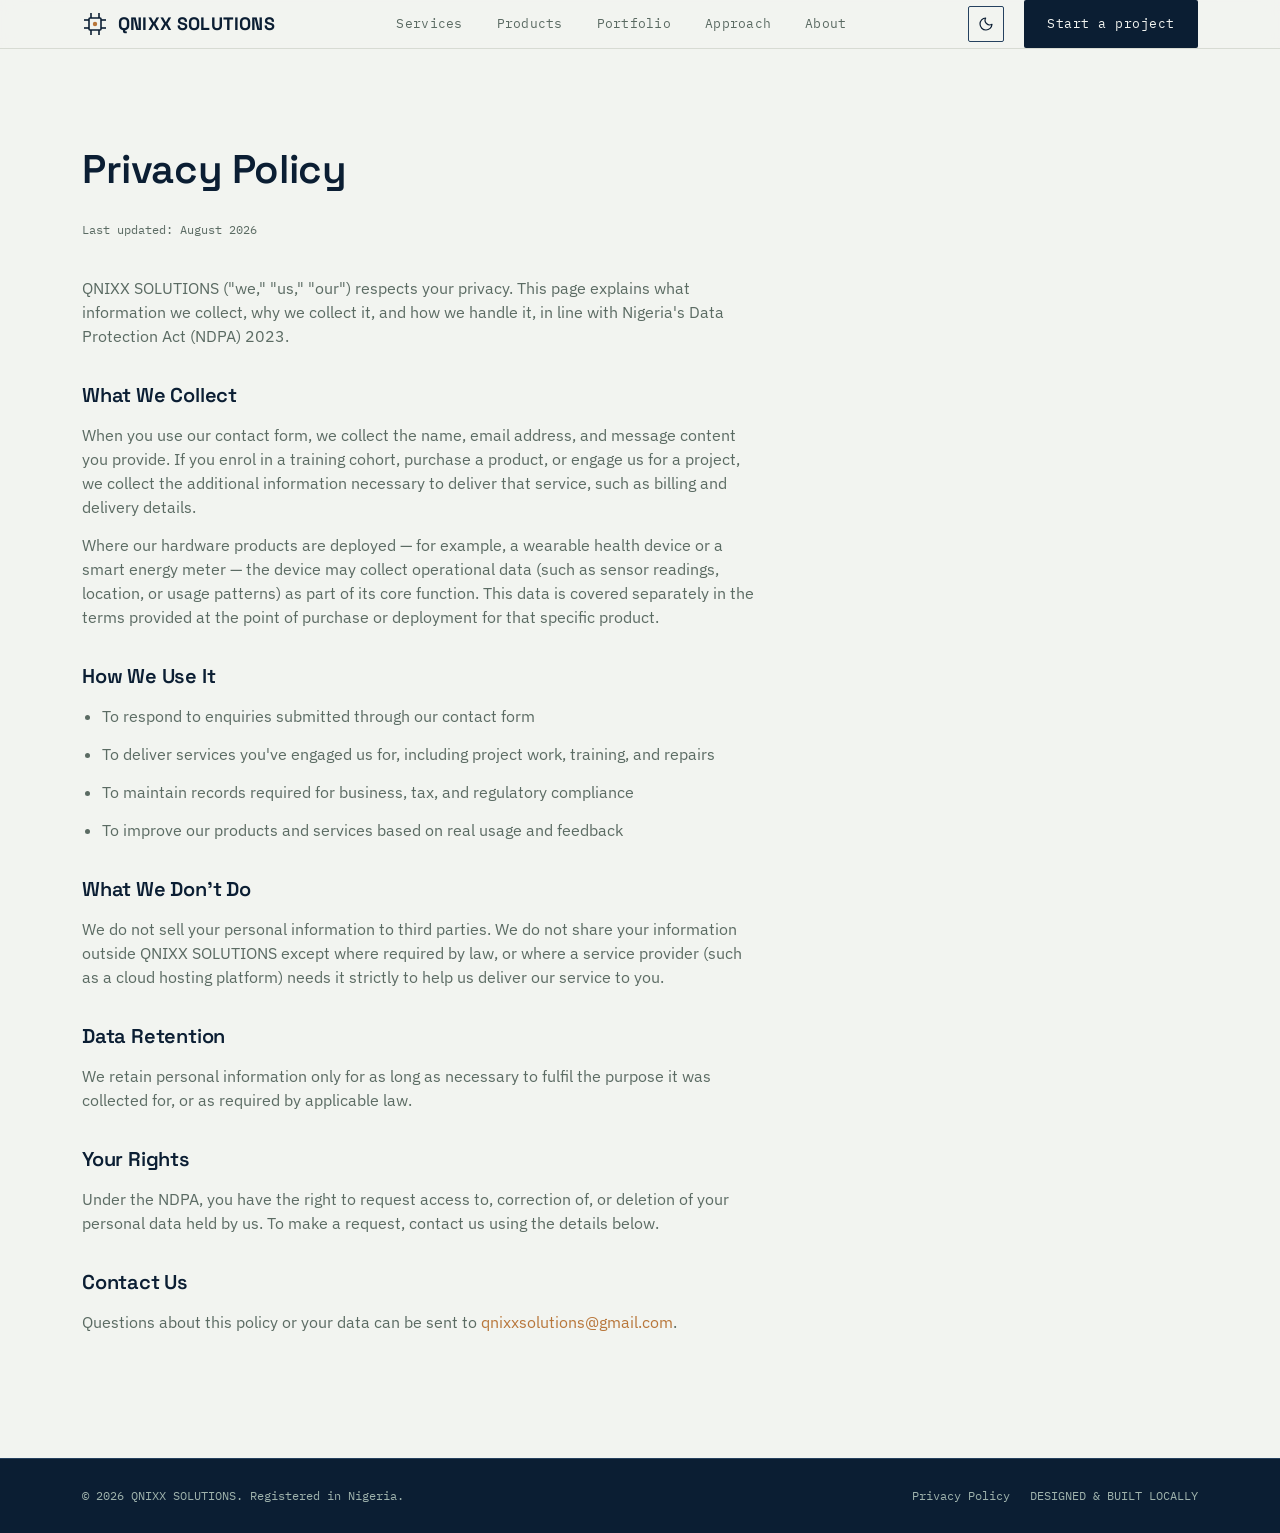
<file: privacy.html>
<!DOCTYPE html>
<html lang="en">
<head>
<script>(function(){var t=localStorage.getItem('volta-theme')||(matchMedia('(prefers-color-scheme: dark)').matches?'dark':'light');document.documentElement.setAttribute('data-theme',t);})();</script>
<meta charset="UTF-8">
<meta name="viewport" content="width=device-width, initial-scale=1.0">
<title>Privacy Policy — QNIXX SOLUTIONS</title>
<meta name="description" content="How QNIXX SOLUTIONS collects, uses, and protects your information.">
<meta property="og:type" content="website">
<meta property="og:site_name" content="QNIXX SOLUTIONS">
<meta property="og:title" content="Privacy Policy — QNIXX SOLUTIONS">
<link rel="icon" href="data:image/svg+xml,%3Csvg xmlns='http://www.w3.org/2000/svg' viewBox='0 0 26 26'%3E%3Crect x='7' y='7' width='12' height='12' rx='1' fill='none' stroke='%230B1E33' stroke-width='1.8'/%3E%3Cline x1='9' y1='2' x2='9' y2='7' stroke='%230B1E33' stroke-width='1.8'/%3E%3Cline x1='17' y1='2' x2='17' y2='7' stroke='%230B1E33' stroke-width='1.8'/%3E%3Cline x1='9' y1='19' x2='9' y2='24' stroke='%230B1E33' stroke-width='1.8'/%3E%3Cline x1='17' y1='19' x2='17' y2='24' stroke='%230B1E33' stroke-width='1.8'/%3E%3Ccircle cx='13' cy='13' r='2.4' fill='%23B8763A'/%3E%3C/svg%3E">
<link rel="preconnect" href="https://fonts.googleapis.com">
<link rel="preconnect" href="https://fonts.gstatic.com" crossorigin>
<link href="https://fonts.googleapis.com/css2?family=Space+Grotesk:wght@400;500;600;700&family=IBM+Plex+Sans:wght@400;500;600&family=IBM+Plex+Mono:wght@400;500&display=swap" rel="stylesheet">
<link rel="stylesheet" href="styles.css">
</head>
<body>

<!-- ============ NAV ============ -->
<header>
  <nav class="wrap">
    <a href="index.html" class="logo">
      <svg class="logo-mark" viewBox="0 0 26 26" fill="none">
        <rect x="7" y="7" width="12" height="12" rx="1" stroke="var(--ink)" stroke-width="1.6"/>
        <line x1="9" y1="2" x2="9" y2="7" stroke="var(--ink)" stroke-width="1.6"/>
        <line x1="17" y1="2" x2="17" y2="7" stroke="var(--ink)" stroke-width="1.6"/>
        <line x1="9" y1="19" x2="9" y2="24" stroke="var(--ink)" stroke-width="1.6"/>
        <line x1="17" y1="19" x2="17" y2="24" stroke="var(--ink)" stroke-width="1.6"/>
        <line x1="2" y1="9" x2="7" y2="9" stroke="var(--ink)" stroke-width="1.6"/>
        <line x1="2" y1="17" x2="7" y2="17" stroke="var(--ink)" stroke-width="1.6"/>
        <line x1="19" y1="9" x2="24" y2="9" stroke="var(--ink)" stroke-width="1.6"/>
        <line x1="19" y1="17" x2="24" y2="17" stroke="var(--ink)" stroke-width="1.6"/>
        <circle cx="13" cy="13" r="2.2" fill="var(--copper)"/>
      </svg>
      QNIXX SOLUTIONS
    </a>
    <div class="nav-links">
      <a href="index.html#services">Services</a>
      <a href="index.html#products">Products</a>
      <a href="portfolio.html">Portfolio</a>
      <a href="index.html#approach">Approach</a>
      <a href="index.html#about">About</a>
    </div>
    <div class="nav-cta">
      <button class="theme-toggle" aria-label="Toggle dark mode">
        <svg class="icon-moon" viewBox="0 0 24 24" fill="none" stroke-width="1.8" stroke-linecap="round" stroke-linejoin="round"><path d="M21 12.5A9 9 0 1 1 11.5 3a7 7 0 0 0 9.5 9.5z"/></svg>
        <svg class="icon-sun" viewBox="0 0 24 24" fill="none" stroke-width="1.8" stroke-linecap="round" stroke-linejoin="round"><circle cx="12" cy="12" r="4"/><path d="M12 2v2M12 20v2M4.9 4.9l1.4 1.4M17.7 17.7l1.4 1.4M2 12h2M20 12h2M4.9 19.1l1.4-1.4M17.7 6.3l1.4-1.4"/></svg>
      </button>
      <a href="index.html#contact" class="btn btn-primary">Start a project</a>
    </div>
  </nav>
</header>

<!-- ============ PRIVACY CONTENT ============ -->
<section class="simple-page">
  <div class="wrap">
    <h1>Privacy Policy</h1>
    <span class="updated">Last updated: August 2026</span>

    <p>QNIXX SOLUTIONS ("we," "us," "our") respects your privacy. This page explains what information we collect, why we collect it, and how we handle it, in line with Nigeria's Data Protection Act (NDPA) 2023.</p>

    <h2>What We Collect</h2>
    <p>When you use our contact form, we collect the name, email address, and message content you provide. If you enrol in a training cohort, purchase a product, or engage us for a project, we collect the additional information necessary to deliver that service, such as billing and delivery details.</p>
    <p>Where our hardware products are deployed — for example, a wearable health device or a smart energy meter — the device may collect operational data (such as sensor readings, location, or usage patterns) as part of its core function. This data is covered separately in the terms provided at the point of purchase or deployment for that specific product.</p>

    <h2>How We Use It</h2>
    <ul>
      <li>To respond to enquiries submitted through our contact form</li>
      <li>To deliver services you've engaged us for, including project work, training, and repairs</li>
      <li>To maintain records required for business, tax, and regulatory compliance</li>
      <li>To improve our products and services based on real usage and feedback</li>
    </ul>

    <h2>What We Don't Do</h2>
    <p>We do not sell your personal information to third parties. We do not share your information outside QNIXX SOLUTIONS except where required by law, or where a service provider (such as a cloud hosting platform) needs it strictly to help us deliver our service to you.</p>

    <h2>Data Retention</h2>
    <p>We retain personal information only for as long as necessary to fulfil the purpose it was collected for, or as required by applicable law.</p>

    <h2>Your Rights</h2>
    <p>Under the NDPA, you have the right to request access to, correction of, or deletion of your personal data held by us. To make a request, contact us using the details below.</p>

    <h2>Contact Us</h2>
    <p>Questions about this policy or your data can be sent to <a href="mailto:qnixxsolutions@gmail.com" style="color:var(--copper);">qnixxsolutions@gmail.com</a>.</p>
  </div>
</section>

<!-- ============ FOOTER ============ -->
<footer>
  <div class="wrap footer-inner">
    <span>© 2026 QNIXX SOLUTIONS. Registered in Nigeria.</span>
    <div class="footer-links">
      <a href="privacy.html">Privacy Policy</a>
      <span>DESIGNED &amp; BUILT LOCALLY</span>
    </div>
  </div>
</footer>

<script src="script.js"></script>

</body>
</html>
</file>
<file: styles.css>
:root{
  --navy:#0B1E33;
  --navy-soft:#122A47;
  --paper:#F2F4F0;
  --paper-dim:#E8EBE5;
  --copper:#B8763A;
  --copper-bright:#D08D4E;
  --green:#2F6B4F;
  --line:#D7DBD3;
  --line-dark:#25415F;
  --ink:#0B1E33;
  --muted:#5B6B63;
  --muted-light:#9FB3AD;
  --on-dark:#F2F4F0;
  --header-bg:rgba(242,244,240,0.92);
 
  --display: 'Space Grotesk', sans-serif;
  --body: 'IBM Plex Sans', sans-serif;
  --mono: 'IBM Plex Mono', monospace;
}
 
/* ============ DARK MODE ============ */
html[data-theme="dark"]{
  --navy:#16212D;
  --navy-soft:#1D2C3A;
  --paper:#0E151D;
  --paper-dim:#141C25;
  --copper:#D08D4E;
  --copper-bright:#E4A868;
  --green:#4C9473;
  --line:#253240;
  --line-dark:#35485A;
  --ink:#ECEFEA;
  --muted:#9FADA7;
  --muted-light:#B9C6C0;
  --header-bg:rgba(14,21,29,0.85);
}
html[data-theme="dark"] body{ background:var(--paper); }
 
/* ============ THEME TOGGLE BUTTON ============ */
.theme-toggle{
  width:36px; height:36px;
  display:flex; align-items:center; justify-content:center;
  border:1px solid var(--line-dark);
  border-radius:2px;
  background:transparent;
  cursor:pointer;
  transition:border-color .15s;
  flex-shrink:0;
}
.theme-toggle:hover{ border-color:var(--copper); }
.theme-toggle svg{ width:16px; height:16px; stroke:var(--ink); display:block; }
.theme-toggle .icon-sun{ display:none; }
html[data-theme="dark"] .theme-toggle .icon-sun{ display:block; }
html[data-theme="dark"] .theme-toggle .icon-moon{ display:none; }
 
*{ margin:0; padding:0; box-sizing:border-box; }
body, header, footer, .datasheet, .product-card, .media-slot, .trust-strip{
  transition: background-color .25s ease, color .25s ease, border-color .25s ease;
}
html{ scroll-behavior:smooth; }
@media (prefers-reduced-motion: reduce){
  html{ scroll-behavior:auto; }
  *{ animation-duration:0.01ms !important; animation-iteration-count:1 !important; transition-duration:0.01ms !important; }
}
 
body{
  background:var(--paper);
  color:var(--ink);
  font-family:var(--body);
  font-size:16px;
  line-height:1.55;
  -webkit-font-smoothing:antialiased;
}
a{ color:inherit; text-decoration:none; }
img,svg,video{ display:block; max-width:100%; }
 
.wrap{ max-width:1180px; margin:0 auto; padding:0 32px; }
@media (max-width:640px){ .wrap{ padding:0 20px; } }
 
.eyebrow{
  font-family:var(--mono);
  font-size:12px;
  letter-spacing:0.14em;
  text-transform:uppercase;
  color:var(--copper);
  display:flex; align-items:center; gap:10px;
}
.eyebrow::before{ content:""; width:18px; height:1px; background:var(--copper); display:inline-block; }
 
h1,h2,h3,h4{ font-family:var(--display); font-weight:600; letter-spacing:-0.01em; color:var(--ink); }
 
.btn{
  display:inline-flex; align-items:center; gap:8px;
  font-family:var(--mono); font-size:13px; letter-spacing:0.04em;
  padding:13px 22px; border-radius:2px; transition:all .18s ease; cursor:pointer; border:1px solid transparent;
}
.btn-primary{ background:var(--navy); color:var(--on-dark); }
.btn-primary:hover{ background:var(--copper); }
.btn-ghost{ border-color:var(--line-dark); color:var(--ink); }
.btn-ghost:hover{ border-color:var(--copper); color:var(--copper); }
.btn svg{ width:14px; height:14px; }
 
/* ============ NAV ============ */
header{
  position:sticky; top:0; z-index:100;
  background:var(--header-bg);
  backdrop-filter:blur(8px);
  border-bottom:1px solid var(--line);
}
nav{ display:flex; align-items:center; justify-content:space-between; padding:18px 0; }
.logo{ display:flex; align-items:center; gap:10px; font-family:var(--display); font-weight:700; font-size:18px; letter-spacing:0.01em; }
.logo-mark{ width:26px; height:26px; }
.nav-links{ display:flex; align-items:center; gap:34px; font-family:var(--mono); font-size:13px; letter-spacing:0.02em; }
.nav-links a{ color:var(--muted); transition:color .15s; position:relative; }
.nav-links a:hover{ color:var(--ink); }
.nav-links a.active{ color:var(--copper); }
.nav-cta{ display:flex; align-items:center; gap:20px; }
.menu-toggle{ display:none; background:none; border:none; cursor:pointer; }
@media (max-width:860px){
  .nav-links{ display:none; }
  .menu-toggle{ display:block; }
}
 
/* ============ HERO (homepage) ============ */
.hero{
  position:relative;
  padding:96px 0 110px;
  overflow:hidden;
  background-image:
    linear-gradient(var(--line) 1px, transparent 1px),
    linear-gradient(90deg, var(--line) 1px, transparent 1px);
  background-size:44px 44px;
  background-position:center top;
}
.hero::after{
  content:"";
  position:absolute; inset:0;
  background:radial-gradient(ellipse 70% 60% at 50% 0%, rgba(242,244,240,0) 0%, var(--paper) 78%);
  pointer-events:none;
}
.fiducial{ position:absolute; width:34px; height:34px; opacity:0.55; }
.fiducial.tl{ top:28px; left:28px; }
.fiducial.tr{ top:28px; right:28px; }
.fiducial.bl{ bottom:28px; left:28px; }
.fiducial.br{ bottom:28px; right:28px; }
@media (max-width:640px){ .fiducial{ display:none; } }
 
.hero-inner{ position:relative; z-index:2; text-align:center; max-width:780px; margin:0 auto; }
.hero-inner .eyebrow{ justify-content:center; margin-bottom:22px; }
.hero-inner .eyebrow::before{ display:none; }
.hero h1{ font-size:clamp(38px, 6vw, 64px); line-height:1.06; margin-bottom:22px; }
.hero h1 em{ font-style:normal; color:var(--copper); }
.hero p.lede{ font-size:18px; color:var(--muted); max-width:560px; margin:0 auto 36px; }
.hero-ctas{ display:flex; gap:14px; justify-content:center; margin-bottom:70px; flex-wrap:wrap; }
 
.trace-wrap{ position:relative; max-width:900px; margin:0 auto; }
.trace-svg{ width:100%; height:auto; }
.trace-path{
  fill:none; stroke:var(--line-dark); stroke-width:1.4; stroke-linecap:round;
  stroke-dasharray:1400; stroke-dashoffset:1400;
  animation:draw 2.4s ease forwards 0.3s;
}
.trace-path.accent{ stroke:var(--copper); }
@keyframes draw{ to{ stroke-dashoffset:0; } }
.via{ fill:var(--paper); stroke:var(--line-dark); stroke-width:1.4; opacity:0; animation:viaIn .4s ease forwards; }
.via.accent{ stroke:var(--copper); }
@keyframes viaIn{ to{ opacity:1; } }
.via-label{ font-family:var(--mono); font-size:10px; fill:var(--muted); opacity:0; animation:viaIn .4s ease forwards; }
 
/* ============ SECTION SHARED ============ */
section{ padding:100px 0; }
.section-head{ max-width:640px; margin-bottom:56px; }
.section-head .eyebrow{ margin-bottom:18px; }
.section-head h2{ font-size:clamp(28px,3.6vw,40px); line-height:1.15; margin-bottom:16px; }
.section-head p{ color:var(--muted); font-size:16px; }
 
/* ============ PROBLEM (dark panel, homepage) ============ */
.problem{ background:var(--navy); color:var(--on-dark); position:relative; }
.problem .eyebrow{ color:var(--copper-bright); }
.problem h2{ color:var(--on-dark); }
.problem .section-head p{ color:var(--muted-light); }
.problem-body{ display:grid; grid-template-columns:1.1fr 0.9fr; gap:64px; align-items:start; }
@media (max-width:860px){ .problem-body{ grid-template-columns:1fr; gap:48px; } }
.problem-copy p{ color:var(--muted-light); font-size:16.5px; margin-bottom:18px; max-width:480px; }
.problem-copy p strong{ color:var(--on-dark); font-weight:500; }
 
.spec-grid{ display:grid; grid-template-columns:1fr 1fr; gap:1px; background:var(--line-dark); border:1px solid var(--line-dark); }
.spec-cell{ background:var(--navy); padding:26px 22px; }
.spec-value{ font-family:var(--display); font-size:32px; font-weight:600; color:var(--copper-bright); line-height:1; margin-bottom:10px; }
.spec-label{ font-family:var(--mono); font-size:11.5px; color:var(--muted-light); letter-spacing:0.03em; line-height:1.4; }
 
/* ============ SERVICES (datasheet cards) ============ */
.datasheet-grid{ display:grid; grid-template-columns:repeat(2,1fr); gap:20px; }
@media (max-width:760px){ .datasheet-grid{ grid-template-columns:1fr; } }
.datasheet{ border:1px solid var(--line-dark); background:var(--paper); position:relative; }
.datasheet-top{
  display:flex; justify-content:space-between; align-items:center;
  padding:16px 20px; border-bottom:1px solid var(--line-dark);
  font-family:var(--mono); font-size:11px; letter-spacing:0.04em; color:var(--muted);
}
.datasheet-top .part-no{ color:var(--copper); }
.datasheet-body{ padding:26px 20px 22px; }
.datasheet-body h3{ font-size:21px; margin-bottom:10px; }
.datasheet-body p{ color:var(--muted); font-size:14.5px; margin-bottom:20px; }
 
/* Shared spec-row list — used in Services cards AND Portfolio project specs */
.datasheet-params{ border-top:1px dashed var(--line); }
.param-row{
  display:flex; justify-content:space-between; padding:9px 0;
  border-bottom:1px dashed var(--line); font-family:var(--mono); font-size:12.5px;
}
.param-row span:first-child{ color:var(--muted); }
.param-row span:last-child{ color:var(--ink); text-align:right; }
 
/* ============ PRODUCTS (homepage) ============ */
.products-grid{ display:grid; grid-template-columns:repeat(2,1fr); gap:24px; }
@media (max-width:760px){ .products-grid{ grid-template-columns:1fr; } }
.product-card{ background:var(--navy-soft); color:var(--on-dark); border-radius:3px; overflow:hidden; position:relative; }
.product-card-inner{ padding:34px 28px 30px; }
.product-icon{ width:36px; height:36px; margin-bottom:22px; }
.product-card h3{ color:var(--on-dark); font-size:22px; margin-bottom:12px; }
.product-card p{ color:var(--muted-light); font-size:14.5px; margin-bottom:24px; max-width:400px; }
.product-specs{ display:grid; grid-template-columns:1fr 1fr; gap:14px; border-top:1px solid var(--line-dark); padding-top:18px; }
.product-specs div{ font-family:var(--mono); font-size:11.5px; }
.product-specs div span{ display:block; color:var(--muted-light); margin-bottom:4px; }
.product-specs div strong{ color:var(--on-dark); font-weight:500; font-size:13px; }
 
/* ============ APPROACH (homepage) ============ */
.approach-list{ display:flex; flex-direction:column; }
.approach-item{ display:grid; grid-template-columns:90px 1fr; gap:28px; padding:34px 0; border-top:1px solid var(--line); }
.approach-item:last-child{ border-bottom:1px solid var(--line); }
.approach-num{ font-family:var(--mono); font-size:13px; color:var(--copper); padding-top:4px; }
.approach-content h3{ font-size:20px; margin-bottom:8px; }
.approach-content p{ color:var(--muted); font-size:15px; max-width:560px; }
@media (max-width:600px){ .approach-item{ grid-template-columns:1fr; gap:8px; } }
 
/* ============ ABOUT (homepage) ============ */
.about{ background:var(--paper-dim); }
.about-inner{ display:grid; grid-template-columns:0.9fr 1.1fr; gap:60px; align-items:start; }
@media (max-width:860px){ .about-inner{ grid-template-columns:1fr; gap:36px; } }
.about-inner p{ color:var(--muted); font-size:16px; margin-bottom:16px; }
.about-tags{ display:flex; flex-wrap:wrap; gap:8px; margin-top:24px; }
.tag{ font-family:var(--mono); font-size:11.5px; border:1px solid var(--line-dark); padding:6px 12px; border-radius:20px; color:var(--muted); }
 
/* ============ CONTACT (homepage) ============ */
.contact{ background:var(--navy); color:var(--on-dark); }
.contact .eyebrow{ color:var(--copper-bright); }
.contact-inner{ display:grid; grid-template-columns:1fr 1fr; gap:64px; align-items:start; }
@media (max-width:860px){ .contact-inner{ grid-template-columns:1fr; gap:40px; } }
.contact h2{ color:var(--on-dark); font-size:clamp(28px,3.6vw,42px); line-height:1.14; margin-bottom:18px; }
.contact p.lede{ color:var(--muted-light); font-size:16.5px; max-width:420px; }
.contact-list{ margin-top:32px; }
.contact-list a{ display:block; font-family:var(--mono); font-size:14.5px; color:var(--on-dark); padding:12px 0; border-bottom:1px solid var(--line-dark); }
 
form{ display:flex; flex-direction:column; gap:16px; }
.field label{ display:block; font-family:var(--mono); font-size:11.5px; color:var(--muted-light); margin-bottom:8px; letter-spacing:0.03em; }
.field input, .field textarea, .field select{
  width:100%; background:transparent; border:1px solid var(--line-dark); color:var(--on-dark);
  font-family:var(--body); font-size:14.5px; padding:12px 14px; border-radius:2px;
}
.field textarea{ resize:vertical; min-height:90px; }
.field select option{ color:#000; }
.field input:focus, .field textarea:focus, .field select:focus{ outline:none; border-color:var(--copper); }
.contact-form .btn-primary{ background:var(--copper); color:var(--navy); margin-top:6px; align-self:flex-start; }
.contact-form .btn-primary:hover{ background:var(--copper-bright); }
 
/* ============ INTRO (portfolio) ============ */
.intro{
  padding:80px 0 60px;
  background-image:
    linear-gradient(var(--line) 1px, transparent 1px),
    linear-gradient(90deg, var(--line) 1px, transparent 1px);
  background-size:44px 44px;
}
.intro .eyebrow{ margin-bottom:18px; }
.intro h1{ font-size:clamp(32px,5vw,48px); line-height:1.1; margin-bottom:18px; max-width:640px; }
.intro p{ color:var(--muted); font-size:17px; max-width:560px; }
 
/* ============ PROJECT BLOCKS (portfolio) ============ */
.project{ padding:70px 0; border-top:1px solid var(--line); }
.project-grid{ display:grid; grid-template-columns:1fr 1fr; gap:48px; align-items:start; }
@media (max-width:860px){ .project-grid{ grid-template-columns:1fr; gap:32px; } }
.project:nth-child(even) .project-media{ order:2; }
@media (max-width:860px){ .project:nth-child(even) .project-media{ order:0; } }
.project-media{ display:flex; flex-direction:column; gap:16px; }
 
/* Fixed-dimension media slots — 16:9, consistent regardless of source file size */
.media-slot{
  position:relative; width:100%; aspect-ratio:16/9; overflow:hidden;
  border:1px dashed var(--line-dark);
  background:
    linear-gradient(var(--line) 1px, transparent 1px),
    linear-gradient(90deg, var(--line) 1px, transparent 1px);
  background-size:22px 22px;
  background-color:var(--paper-dim);
}
.media-img, .media-video{ position:absolute; inset:0; width:100%; height:100%; object-fit:cover; z-index:2; }
.media-img.media-error, .media-video.media-error{ display:none; }
.media-placeholder-text{
  position:absolute; inset:0; z-index:1;
  display:flex; flex-direction:column; align-items:center; justify-content:center; gap:6px;
  text-align:center; font-family:var(--mono); font-size:11.5px; color:var(--muted); letter-spacing:0.03em;
}
.media-placeholder-text .media-path{ color:var(--copper); font-size:11px; }
.media-tag{
  position:absolute; top:12px; left:12px; z-index:3;
  font-family:var(--mono); font-size:10px; letter-spacing:0.06em;
  background:var(--navy); color:var(--on-dark); padding:4px 9px; border-radius:2px;
}
 
.project-content h2{ font-size:26px; margin-bottom:6px; }
.status-tag{
  display:inline-block; font-family:var(--mono); font-size:11px; letter-spacing:0.05em;
  color:var(--green); border:1px solid var(--green); padding:4px 10px; border-radius:20px; margin-bottom:16px;
}
.status-tag.beta{ color:var(--copper); border-color:var(--copper); }
.project-content p.desc{ color:var(--muted); font-size:15.5px; margin-bottom:22px; }
 
/* ============ CTA STRIP (portfolio) ============ */
.cta-strip{ background:var(--navy); color:var(--on-dark); padding:70px 0; text-align:center; }
.cta-strip h2{ color:var(--on-dark); font-size:clamp(24px,3.4vw,34px); margin-bottom:18px; }
.cta-strip p{ color:var(--muted-light); margin-bottom:28px; }
 
/* ============ FOOTER ============ */
footer{ background:var(--navy); border-top:1px solid var(--line-dark); padding:28px 0; }
.footer-inner{
  display:flex; justify-content:space-between; align-items:center;
  font-family:var(--mono); font-size:11.5px; color:var(--muted-light); flex-wrap:wrap; gap:12px;
}
.footer-links{ display:flex; gap:20px; }
.footer-links a{ color:var(--muted-light); transition:color .15s; }
.footer-links a:hover{ color:var(--on-dark); }
 
/* ============ TRUST STRIP ============ */
.trust-strip{
  border-top:1px solid var(--line); border-bottom:1px solid var(--line);
  padding:20px 0;
}
.trust-strip .wrap{
  display:flex; align-items:center; justify-content:center;
  flex-wrap:wrap; gap:14px;
}
.trust-item{
  font-family:var(--mono); font-size:11.5px; letter-spacing:0.05em;
  color:var(--muted); white-space:nowrap;
}
.trust-divider{ color:var(--line-dark); font-size:11px; }
@media (max-width:640px){ .trust-divider{ display:none; } .trust-strip .wrap{ flex-direction:column; gap:8px; } }
 
/* ============ FAQ ============ */
.faq-list{ border-top:1px dashed var(--line); max-width:760px; }
.faq-item{ border-bottom:1px dashed var(--line); }
.faq-item summary{
  cursor:pointer; padding:20px 0;
  display:flex; justify-content:space-between; align-items:center; gap:20px;
  font-family:var(--display); font-weight:600; font-size:16.5px; color:var(--ink);
  list-style:none;
}
.faq-item summary::-webkit-details-marker{ display:none; }
.faq-item summary::after{
  content:"+"; font-family:var(--mono); color:var(--copper); font-size:20px; flex-shrink:0;
}
.faq-item[open] summary::after{ content:"\2212"; }
.faq-item .faq-answer{ color:var(--muted); font-size:14.5px; padding:0 0 22px; max-width:640px; }
 
/* ============ REVEAL ANIMATION ============ */
.reveal{ opacity:0; transform:translateY(16px); transition:opacity .6s ease, transform .6s ease; }
.reveal.in{ opacity:1; transform:translateY(0); }
 
/* keyboard focus visibility */
a:focus-visible, button:focus-visible, input:focus-visible, textarea:focus-visible, summary:focus-visible{
  outline:2px solid var(--copper); outline-offset:2px;
}
 
/* ============ SIMPLE PAGE (privacy / 404) ============ */
.simple-page{ padding:90px 0 110px; }
.simple-page h1{ font-size:clamp(28px,4vw,40px); margin-bottom:20px; }
.simple-page h2{ font-size:20px; margin:32px 0 12px; }
.simple-page p, .simple-page li{ color:var(--muted); font-size:15.5px; margin-bottom:14px; max-width:680px; }
.simple-page ul{ padding-left:20px; margin-bottom:14px; }
.simple-page .updated{ font-family:var(--mono); font-size:12px; color:var(--muted); margin-bottom:36px; display:block; }
.notfound{ text-align:center; padding:140px 0; }
.notfound .code{ font-family:var(--mono); font-size:14px; color:var(--copper); letter-spacing:0.1em; margin-bottom:16px; }
.notfound h1{ font-size:clamp(32px,6vw,56px); margin-bottom:16px; }
.notfound p{ color:var(--muted); margin:0 auto 32px; max-width:420px; }
</file>
